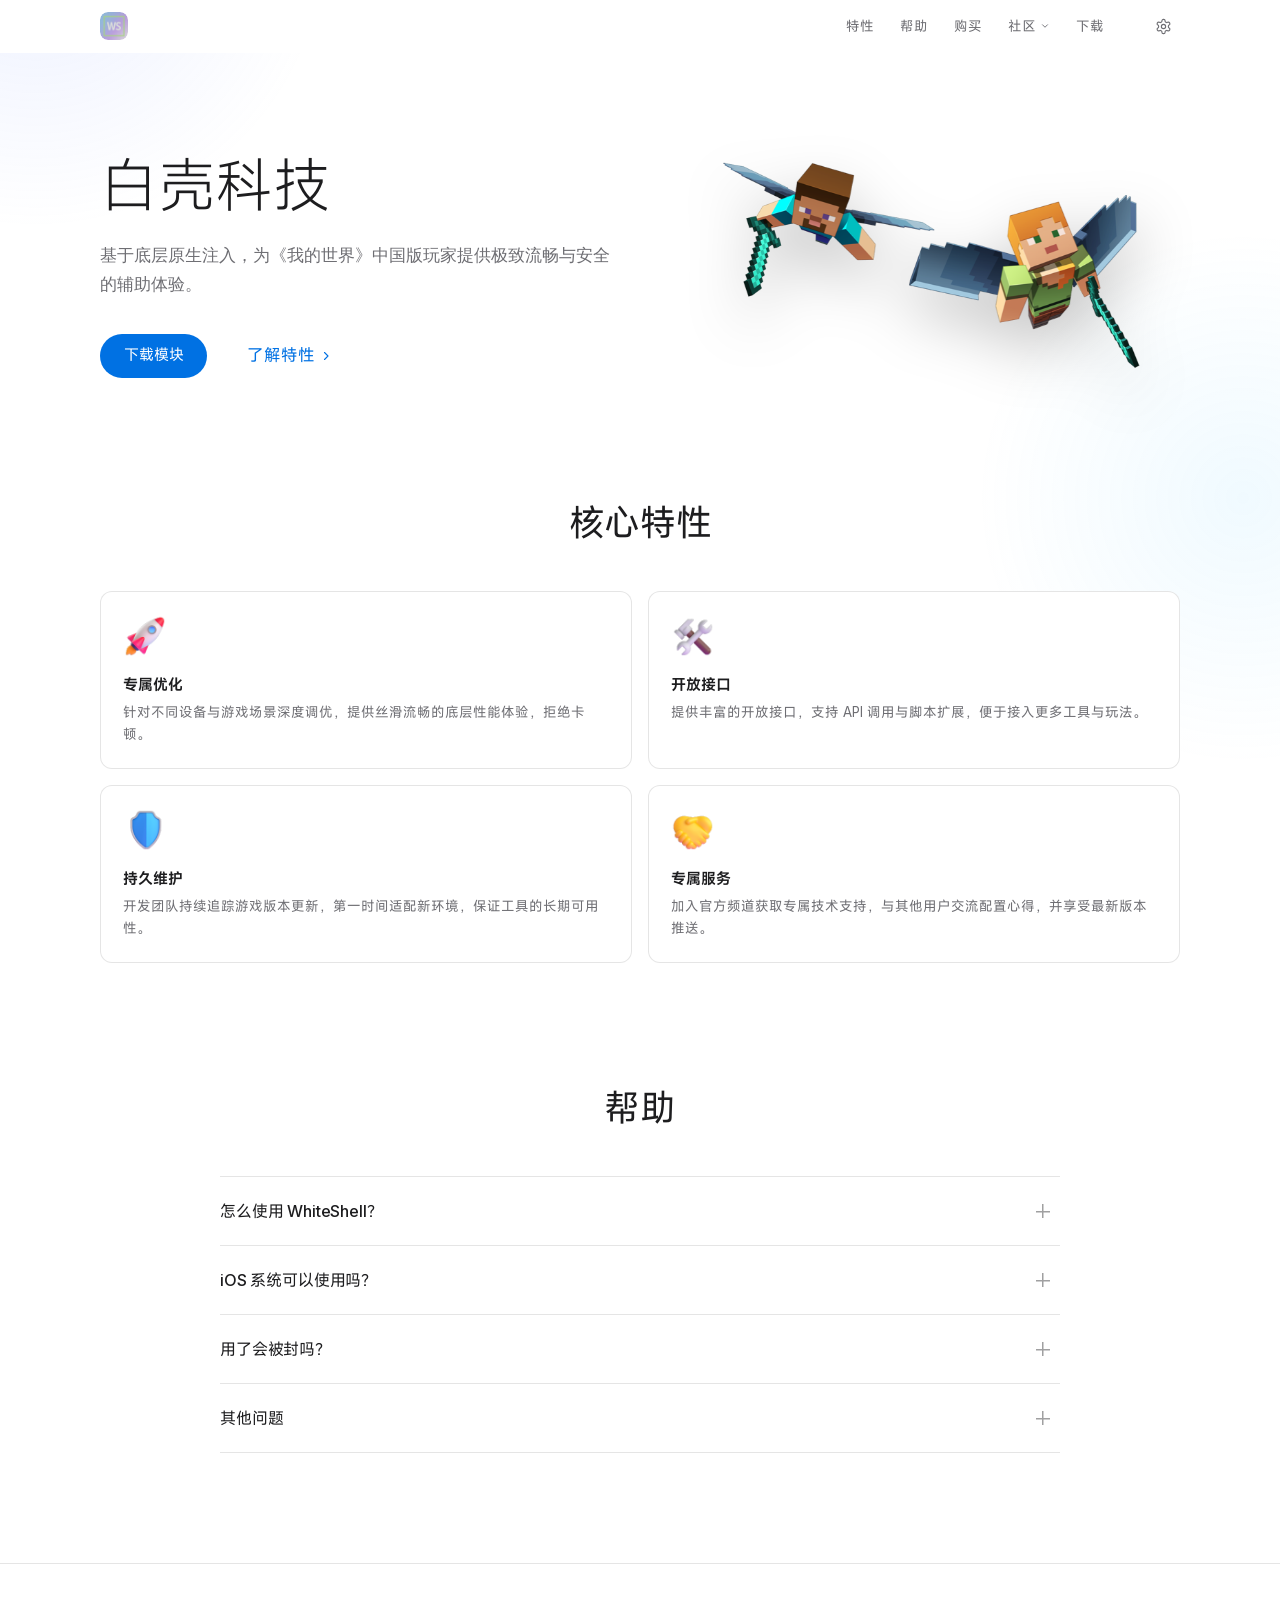
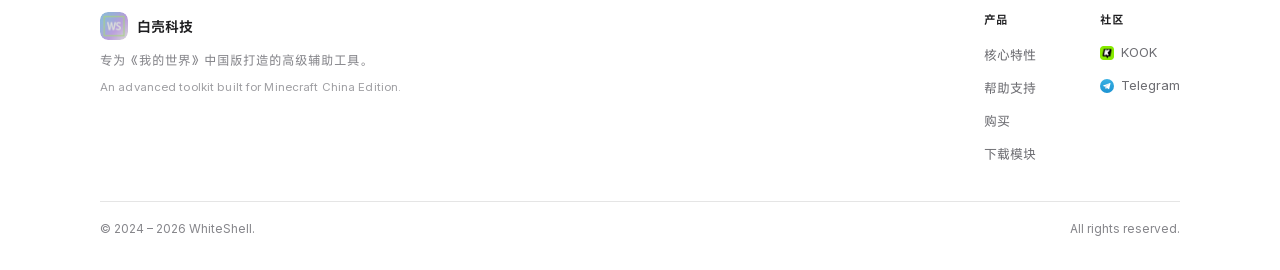
<file: index.html>
<!DOCTYPE html>
<html lang="zh-CN">
<head>
<meta charset="UTF-8">
<meta name="viewport" content="width=device-width, initial-scale=1, viewport-fit=cover">
<meta name="color-scheme" content="light dark">
<meta name="theme-color" content="#ffffff" id="themeColor">
<meta name="application-name" content="WhiteShell">
<meta name="apple-mobile-web-app-title" content="WhiteShell">
<meta name="description" content="白壳科技 · 我的世界中国版高级辅助工具">
<meta name="keywords" content="白壳科技,白壳科技官网,我的世界白壳科技,WhiteShell,白壳,我的世界中国版辅助,我的世界辅助工具,Minecraft中国版,白壳模块">
<meta name="author" content="白壳科技">
<meta name="robots" content="index, follow">
<link rel="canonical" href="https://whiteshell.pages.dev/">

<meta property="og:type" content="website">
<meta property="og:site_name" content="WhiteShell">
<meta property="og:locale" content="zh_CN">
<meta property="og:title" content="WhiteShell">
<meta property="og:description" content="白壳科技 · 我的世界中国版高级辅助工具">
<meta property="og:url" content="https://whiteshell.pages.dev/">
<meta property="og:image" content="https://whiteshell.pages.dev/assets/img/og-cover.png">
<meta property="og:image:width" content="1200">
<meta property="og:image:height" content="630">
<meta property="og:image:alt" content="白壳科技 WhiteShell">

<meta name="twitter:card" content="summary_large_image">
<meta name="twitter:title" content="WhiteShell">
<meta name="twitter:description" content="白壳科技 · 我的世界中国版高级辅助工具">
<meta name="twitter:image" content="https://whiteshell.pages.dev/assets/img/og-cover.png">
<title>WhiteShell · 官网</title>

<link rel="preload" href="assets/img/blocks/pvp.webp?v=mwnzxcy6" as="image" fetchpriority="high">
<link rel="icon" href="assets/img/favicon-32.png?v=mwnzxcy6" sizes="32x32" type="image/png">
<link rel="icon" href="assets/img/favicon.ico?v=mwnzxcy6">
<link rel="apple-touch-icon" href="assets/img/apple-touch-icon.png?v=mwnzxcy6">


<!-- 样式：变量 → 字体 → 基础 → 布局 → 组件 → 动效 → 响应式 -->
<script>
/* 字体延后加载：先用系统字体渲染，图片与布局不被十几 MB 字体阻塞 */
addEventListener('load', function () {
  var conn = navigator.connection || {};
  var slow = conn.saveData || /slow-2g|(^|-)2g$|(^|-)3g$/.test(conn.effectiveType || '');
  if (slow) return;   /* 弱网下不下载十几 MB 中文字体，直接用系统字体 */
  var link = document.createElement('link');
  link.rel = 'stylesheet';
  link.href = 'assets/css/fonts.css';
  document.head.appendChild(link);
});
</script>

<link rel="stylesheet" href="assets/css/app.css?v=mwnzxcy6">

<script>
/* 首屏防闪烁：在渲染前确定主题（与 assets/js/theme.js 配合） */
(function () {
  var root = document.documentElement;
  root.className += ' js';
  var theme = 'dark';
  try {
    var saved = localStorage.getItem('ws-t');
    if (!saved) saved = matchMedia('(prefers-color-scheme: light)').matches ? 'light' : 'dark';
    theme = saved;
  } catch (e) {}
  root.setAttribute('data-theme', theme);

  /* 浏览器工具栏 / iOS 状态栏颜色跟着主题走 */
  var themeColor = document.getElementById('themeColor');
  if (themeColor) themeColor.setAttribute('content', theme === 'dark' ? '#131315' : '#ffffff');
})();
</script>
<script type="application/ld+json">
{
  "@context": "https://schema.org",
  "@type": "SoftwareApplication",
  "name": "白壳科技 WhiteShell",
  "alternateName": ["WhiteShell", "白壳科技", "白壳科技官网", "我的世界白壳科技"],
  "applicationCategory": "GameApplication",
  "operatingSystem": "Android",
  "url": "https://whiteshell.pages.dev/",
  "image": "https://whiteshell.pages.dev/assets/img/og-cover.png",
  "description": "白壳科技 · 我的世界中国版高级辅助工具",
  "inLanguage": "zh-CN"
}
</script>
<meta name="ws-build" content="mwnzxcy6">
</head>
<body>

<div class="bg" aria-hidden="true">
  <span class="orb a"></span>
  <span class="orb b"></span>
</div>

<header class="nav" id="nav">
  <div class="nav-inner">
    <a class="brand" href="#top" aria-label="白壳科技 首页">
      <span class="mark"><img src="assets/img/logo.png?v=mwnzxcy6" alt="白壳科技"></span>
    </a>
    <nav class="nav-links">
      <a href="#features">特性</a>
      <a href="#faq">帮助</a>
      <a href="buy.html">购买</a>
      <div class="cwrap" id="cwrap">
        <button class="community-btn cbtn" type="button" aria-haspopup="true" aria-expanded="false">
          社区
          <svg viewBox="0 0 24 24"><path d="m6 9 6 6 6-6"/></svg>
        </button>
        <div class="cmenu" role="menu">
          <a class="citem" href="https://kook.vip/vp71ue" data-kook target="_blank" rel="noopener" role="menuitem"><img class="citem-icon" src="assets/img/icons/kook.png?v=mwnzxcy6" alt="" width="16" height="16" loading="lazy">KOOK</a>
          <a class="citem" href="https://t.me/baikekeji" data-tg target="_blank" rel="noopener" role="menuitem"><img class="citem-icon" src="assets/img/icons/telegram.svg?v=mwnzxcy6" alt="" width="16" height="16" loading="lazy">Telegram</a>
        </div>
      </div>
      <a href="https://gitee.com/WhiteShellTeam/client/releases/download/test/__1.0.apk" data-dl>下载</a>
    </nav>
    <div class="nav-act">
      <button class="icon" type="button" data-doc="settings" aria-label="设置"><svg viewBox="0 0 24 24"><path d="M12.22 2h-.44a2 2 0 0 0-2 2v.18a2 2 0 0 1-1 1.73l-.43.25a2 2 0 0 1-2 0l-.15-.08a2 2 0 0 0-2.73.73l-.22.38a2 2 0 0 0 .73 2.73l.15.1a2 2 0 0 1 1 1.72v.51a2 2 0 0 1-1 1.74l-.15.09a2 2 0 0 0-.73 2.73l.22.38a2 2 0 0 0 2.73.73l.15-.08a2 2 0 0 1 2 0l.43.25a2 2 0 0 1 1 1.73V20a2 2 0 0 0 2 2h.44a2 2 0 0 0 2-2v-.18a2 2 0 0 1 1-1.73l.43-.25a2 2 0 0 1 2 0l.15.08a2 2 0 0 0 2.73-.73l.22-.39a2 2 0 0 0-.73-2.73l-.15-.08a2 2 0 0 1-1-1.74v-.5a2 2 0 0 1 1-1.74l.15-.09a2 2 0 0 0 .73-2.73l-.22-.38a2 2 0 0 0-2.73-.73l-.15.08a2 2 0 0 1-2 0l-.43-.25a2 2 0 0 1-1-1.73V4a2 2 0 0 0-2-2z"/><circle cx="12" cy="12" r="3"/></svg></button>
    </div>
    <button class="menu-btn nav-menu" id="menuBtn" aria-label="菜单" aria-expanded="false">
      <span></span><span></span><span></span>
    </button>
  </div>
</header>

<div class="sheet" id="sheet">
  <div class="sheet-list">
    <a href="#features">特性</a>
    <a href="#faq">帮助</a>
    <a href="buy.html">购买</a>
    <a href="https://gitee.com/WhiteShellTeam/client/releases/download/test/__1.0.apk" data-dl>下载</a>
  </div>
  <div class="sub">
    <a href="https://kook.vip/vp71ue" data-kook target="_blank" rel="noopener">KOOK</a>
    <a href="https://t.me/baikekeji" data-tg target="_blank" rel="noopener">Telegram</a>
    <a href="#" data-doc="settings">设置</a>
  </div>

</div>

<main id="top">

  <section class="hero">
    <div class="wrap hero-grid">
      <div class="hero-text">
        <h1>白壳科技</h1>
        <p class="sub">基于底层原生注入，为《我的世界》中国版玩家提供极致流畅与安全的辅助体验。</p>
        <div class="hero-actions">
          <a class="btn-pill btn-blue" href="https://gitee.com/WhiteShellTeam/client/releases/download/test/__1.0.apk" data-dl>下载模块</a>
          <a class="link-arrow" href="#features">
            了解特性
            <svg viewBox="0 0 24 24"><path d="m9 5 7 7-7 7"/></svg>
          </a>
        </div>
      </div>

      <div class="hero-visual" id="heroVisual">
        <div class="mc-showcase" aria-hidden="true">
          <img class="pvp-art" src="assets/img/blocks/pvp.webp?v=mwnzxcy6" alt="Steve 与 Alex 持剑对战" width="720" height="300">
        </div>
      </div>

    </div>
  </section>

  <section class="section" id="features">
    <div class="wrap">
      <div class="sec-head rv"><h2>核心特性</h2></div>
      <div class="advantages rv">
        <div class="adv-card">
          <img class="adv-card-icon" src="assets/img/icons/feature-optimize.png?v=mwnzxcy6" alt="专属优化" width="44" height="44" loading="lazy">
          <h3>专属优化</h3>
          <p>针对不同设备与游戏场景深度调优，提供丝滑流畅的底层性能体验，拒绝卡顿。</p>
        </div>
        <div class="adv-card">
          <img class="adv-card-icon" src="assets/img/icons/feature-api.png?v=mwnzxcy6" alt="开放接口" width="44" height="44" loading="lazy">
          <h3>开放接口</h3>
          <p>提供丰富的开放接口，支持 API 调用与脚本扩展，便于接入更多工具与玩法。</p>
        </div>
        <div class="adv-card">
          <img class="adv-card-icon" src="assets/img/icons/feature-maintain.png?v=mwnzxcy6" alt="持久维护" width="44" height="44" loading="lazy">
          <h3>持久维护</h3>
          <p>开发团队持续追踪游戏版本更新，第一时间适配新环境，保证工具的长期可用性。</p>
        </div>
        <div class="adv-card">
          <img class="adv-card-icon" src="assets/img/icons/feature-service.png?v=mwnzxcy6" alt="专属服务" width="44" height="44" loading="lazy">
          <h3>专属服务</h3>
          <p>加入官方频道获取专属技术支持，与其他用户交流配置心得，并享受最新版本推送。</p>
        </div>
      </div>
    </div>
  </section>

  <section class="section" id="faq">
    <div class="wrap">
      <div class="sec-head rv"><h2>帮助</h2></div>
      <div class="faq rv">
        <details>
          <summary>怎么使用 WhiteShell？</summary>
          <div class="ans">白壳科技基于 Xposed 内核，配合 LSPosed 框架启用模块即可使用；其他支持 Xposed 注入的框架同样兼容。</div>
        </details>
        <details>
          <summary>iOS 系统可以使用吗？</summary>
          <div class="ans">目前仅支持安卓端，短期内没有开发 iOS 版本的计划。</div>
        </details>
        <details>
          <summary>用了会被封吗？</summary>
          <div class="ans">我们内置了多种防止封号的机制，但不保证你的账号一定不会被封；游玩前请遵守所在服务器的规则。</div>
        </details>
        <details class="faq-other">
          <summary>其他问题</summary>
        </details>
      </div>
    </div>
  </section>

</main>

<footer>
  <div class="wrap">
    <div class="foot">
      <div class="foot-brand">
        <a class="brand" href="#top" aria-label="白壳科技 首页">
          <span class="mark"><img src="assets/img/logo.png?v=mwnzxcy6" alt="白壳科技"></span>
          <span class="brand-name">白壳科技</span>
        </a>
        <p>专为《我的世界》中国版打造的高级辅助工具。</p>
        <span class="foot-en">An advanced toolkit built for Minecraft China Edition.</span>
      </div>
      <div class="foot-cols">
        <div class="foot-col">
          <h4>产品</h4>
          <ul>
            <li><a href="#features">核心特性</a></li>
            <li><a href="#faq">帮助支持</a></li>
            <li><a href="buy.html">购买</a></li>
            <li><a href="https://gitee.com/WhiteShellTeam/client/releases/download/test/__1.0.apk" data-dl>下载模块</a></li>
          </ul>
        </div>
        <div class="foot-col">
          <h4>社区</h4>
          <ul>
            <li><a href="https://kook.vip/vp71ue" data-kook target="_blank" rel="noopener"><img class="foot-icon" src="assets/img/icons/kook.png?v=mwnzxcy6" alt="" width="14" height="14" loading="lazy">KOOK</a></li>
            <li><a href="https://t.me/baikekeji" data-tg target="_blank" rel="noopener"><img class="foot-icon" src="assets/img/icons/telegram.svg?v=mwnzxcy6" alt="" width="14" height="14" loading="lazy">Telegram</a></li>
          </ul>
        </div>
      </div>
    </div>
    <div class="foot-bottom">
      <span>© 2024 – 2026 WhiteShell.</span>
      <span>All rights reserved.</span>
    </div>
  </div>
</footer>

<div class="modal" id="modal" hidden>
  <div class="modal-mask" data-close></div>
  <div class="modal-box" role="dialog" aria-modal="true" aria-labelledby="modalTitle">
    <div class="modal-head">
      <h3 id="modalTitle">详情</h3>
      <button class="icon" data-close aria-label="关闭">
        <svg viewBox="0 0 24 24"><path d="M6 6l12 12M18 6 6 18"/></svg>
      </button>
    </div>
    <div class="modal-body" id="modalBody"></div>
  </div>
</div>

<div class="log-modal" id="logModal" hidden>
  <div class="log-mask" data-log-close></div>
  <div class="log-box" role="dialog" aria-modal="true" aria-labelledby="logTitle">
    <div class="log-head">
      <h3 id="logTitle">资源加载异常</h3>
      <button class="icon" data-log-close aria-label="关闭">
        <svg viewBox="0 0 24 24"><path d="M6 6l12 12M18 6 6 18"/></svg>
      </button>
    </div>
    <div class="log-body" id="logBody"></div>
    <div class="log-foot">
      <span>共 <b id="logCount">0</b> 项加载失败</span>
      <button class="btn-pill btn-fill btn-xs" data-log-close>知道了</button>
    </div>
  </div>
</div>

<div id="toast" role="status"></div>

<!-- 脚本：core 起手，app 收尾；defer 保证按顺序在 DOM 就绪后执行 -->
<script src="assets/js/bundle-index.js?v=mwnzxcy6" defer></script>
</body>
</html>
</file>
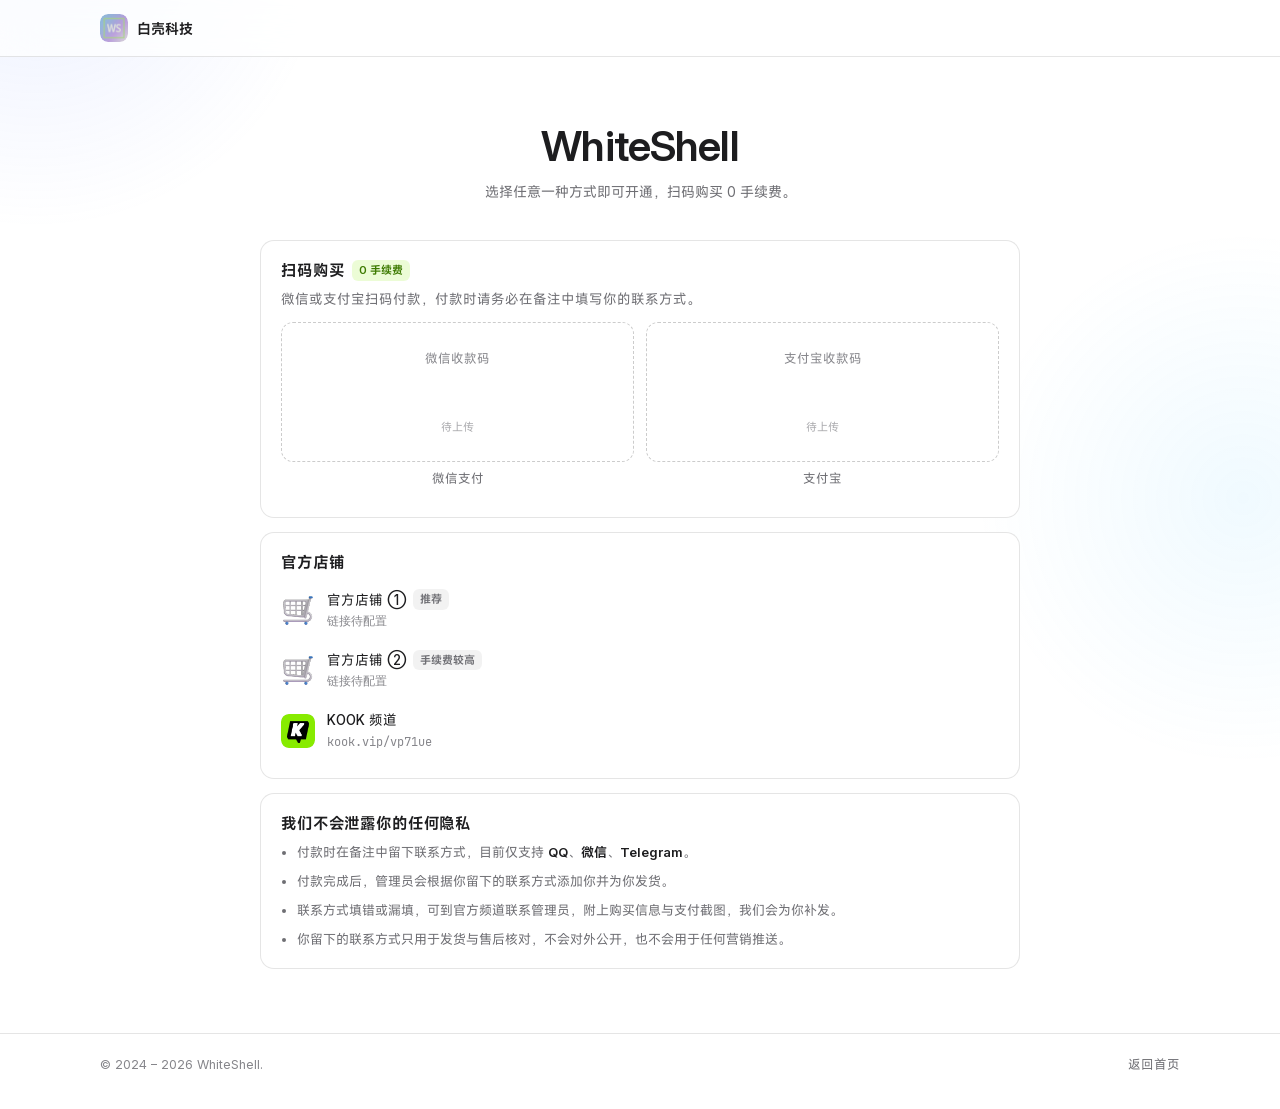
<file: buy.html>
<!DOCTYPE html>
<html lang="zh-CN">
<head>
<meta charset="UTF-8">
<meta name="viewport" content="width=device-width, initial-scale=1, viewport-fit=cover">
<meta name="color-scheme" content="light dark">
<meta name="theme-color" content="#ffffff" id="themeColor">
<meta name="application-name" content="WhiteShell">
<meta name="description" content="白壳科技 WhiteShell 购买页：扫码购买 0 手续费，或通过官方店铺下单，付款后管理员按留下的联系方式添加并发货。">
<meta name="robots" content="index, follow">
<link rel="canonical" href="https://whiteshell.pages.dev/buy.html">

<meta property="og:type" content="website">
<meta property="og:site_name" content="白壳科技">
<meta property="og:title" content="购买 · 白壳科技 WhiteShell">
<meta property="og:description" content="扫码购买 0 手续费，或通过官方店铺下单。">
<meta property="og:url" content="https://whiteshell.pages.dev/buy.html">
<meta property="og:image" content="https://whiteshell.pages.dev/assets/img/og-cover.png">

<meta name="twitter:card" content="summary_large_image">
<meta name="twitter:title" content="购买 · 白壳科技 WhiteShell">
<meta name="twitter:description" content="扫码购买 0 手续费，或通过官方店铺下单。">
<meta name="twitter:image" content="https://whiteshell.pages.dev/assets/img/og-cover.png">
<title>购买 · 白壳科技 WhiteShell</title>

<link rel="icon" href="assets/img/favicon-32.png?v=mwnzxcy6" sizes="32x32" type="image/png">
<link rel="icon" href="assets/img/favicon.ico?v=mwnzxcy6">
<link rel="apple-touch-icon" href="assets/img/apple-touch-icon.png?v=mwnzxcy6">


<script>
/* 字体延后加载：先用系统字体渲染，图片与布局不被十几 MB 字体阻塞 */
addEventListener('load', function () {
  var conn = navigator.connection || {};
  var slow = conn.saveData || /slow-2g|(^|-)2g$|(^|-)3g$/.test(conn.effectiveType || '');
  if (slow) return;   /* 弱网下不下载十几 MB 中文字体，直接用系统字体 */
  var link = document.createElement('link');
  link.rel = 'stylesheet';
  link.href = 'assets/css/fonts.css';
  document.head.appendChild(link);
});
</script>

<link rel="stylesheet" href="assets/css/app.css?v=mwnzxcy6">

<script>
(function () {
  var root = document.documentElement;
  root.className += ' js';
  var theme = 'dark';
  try {
    var saved = localStorage.getItem('ws-t');
    if (!saved) saved = matchMedia('(prefers-color-scheme: light)').matches ? 'light' : 'dark';
    theme = saved;
  } catch (e) {}
  root.setAttribute('data-theme', theme);

  /* 浏览器工具栏 / iOS 状态栏颜色跟着主题走 */
  var themeColor = document.getElementById('themeColor');
  if (themeColor) themeColor.setAttribute('content', theme === 'dark' ? '#131315' : '#ffffff');
})();
</script>
<meta name="ws-build" content="mwnzxcy6">
</head>
<body>

<div class="bg" aria-hidden="true">
  <span class="orb a"></span>
  <span class="orb b"></span>
</div>

<header class="page-nav">
  <div class="wrap page-nav-inner">
    <a class="brand" href="index.html" aria-label="返回白壳科技首页">
      <span class="mark"><img src="assets/img/logo.png?v=mwnzxcy6" alt="白壳科技"></span>
      <span class="brand-name">白壳科技</span>
    </a>
  </div>
</header>

<main class="wrap buy">
  <header class="buy-head">
    <h1>WhiteShell</h1>
    <p>选择任意一种方式即可开通，扫码购买 0 手续费。</p>
  </header>

  <section class="buy-panel">
    <div class="buy-panel-head">
      <h2>扫码购买</h2>
      <span class="buy-badge buy-badge-green">0 手续费</span>
    </div>
    <p class="buy-panel-desc">微信或支付宝扫码付款，付款时请务必在备注中填写你的联系方式。</p>
    <div class="pay-qr">
      <figure class="pay-qr-item">
        <div class="pay-qr-box">微信收款码<span>待上传</span></div>
        <figcaption>微信支付</figcaption>
      </figure>
      <figure class="pay-qr-item">
        <div class="pay-qr-box">支付宝收款码<span>待上传</span></div>
        <figcaption>支付宝</figcaption>
      </figure>
    </div>
  </section>

  <section class="buy-panel">
    <div class="buy-panel-head">
      <h2>官方店铺</h2>
    </div>
    <ul class="buy-links">
      <li class="buy-link">
        <img class="buy-link-icon" src="assets/img/icons/shop-cart.png?v=mwnzxcy6" alt="" width="34" height="34">
        <div class="buy-link-body">
          <p class="buy-link-name">官方店铺 ① <span class="buy-badge">推荐</span></p>
          <a class="buy-link-url" href="#" data-shop1 target="_blank" rel="noopener">链接待配置</a>
        </div>
      </li>
      <li class="buy-link">
        <img class="buy-link-icon" src="assets/img/icons/shop-cart.png?v=mwnzxcy6" alt="" width="34" height="34">
        <div class="buy-link-body">
          <p class="buy-link-name">官方店铺 ② <span class="buy-badge">手续费较高</span></p>
          <a class="buy-link-url" href="#" data-shop2 target="_blank" rel="noopener">链接待配置</a>
        </div>
      </li>
      <li class="buy-link">
        <img class="buy-link-icon" src="assets/img/icons/kook.png?v=mwnzxcy6" alt="" width="34" height="34">
        <div class="buy-link-body">
          <p class="buy-link-name">KOOK 频道</p>
          <a class="buy-link-url" href="https://kook.vip/vp71ue" target="_blank" rel="noopener">kook.vip/vp71ue</a>
        </div>
      </li>
    </ul>
  </section>

  <section class="buy-panel">
    <div class="buy-panel-head">
      <h2>我们不会泄露你的任何隐私</h2>
    </div>
    <ul class="buy-notes">
      <li>付款时在备注中留下联系方式，目前仅支持 <b>QQ</b>、<b>微信</b>、<b>Telegram</b>。</li>
      <li>付款完成后，管理员会根据你留下的联系方式添加你并为你发货。</li>
      <li>联系方式填错或漏填，可到官方频道联系管理员，附上购买信息与支付截图，我们会为你补发。</li>
      <li>你留下的联系方式只用于发货与售后核对，不会对外公开，也不会用于任何营销推送。</li>
    </ul>
  </section>
</main>

<footer class="page-foot">
  <div class="wrap">
    <span>© 2024 – 2026 WhiteShell.</span>
    <a href="index.html">返回首页</a>
  </div>
</footer>

<script src="assets/js/bundle-buy.js?v=mwnzxcy6" defer></script>
</body>
</html>
</file>
<file: assets/css/app.css>
/* ===== tokens.css ===== */
/* ==========================================================================
   WhiteShell · Design Tokens
   颜色 / 字体 / 圆角 / 动效曲线等全局变量，亮暗两套主题在此定义。
   ========================================================================== */
:root{
  color-scheme: light;
  --font-sans:"Inter","MiSans","PingFang SC","HarmonyOS Sans SC","Noto Sans SC","Microsoft YaHei",system-ui,sans-serif;
  --font-system:"Inter","PingFang SC","HarmonyOS Sans SC","Noto Sans SC","Microsoft YaHei",system-ui,sans-serif;
  --font-en:"Inter",system-ui,-apple-system,"Segoe UI",sans-serif;
  --mono:"JetBrains Mono",ui-monospace,SFMono-Regular,Menlo,Consolas,monospace;
  --bg:#ffffff;
  --bg2:#f5f5f7;
  --elev:#ffffff;
  --card:#f5f5f7;
  --text:#1d1d1f;
  --text2:#6e6e73;
  --text3:#86868b;
  --line:rgba(0,0,0,.1);
  --line2:rgba(0,0,0,.2);
  --fill:rgba(0,0,0,.05);
  --fill2:rgba(0,0,0,.09);
  --blue:#0071e3;
  --blue2:#0077ed;
  --nav:rgba(255,255,255,.72);
  --halo:rgba(110,150,255,.18);
  --orb1:rgba(120,150,255,.14);
  --orb2:rgba(90,200,255,.09);
  --shadow:0 44px 90px -46px rgba(0,0,0,.3);
  --ease:cubic-bezier(.16,1,.3,1);
  --max:1080px;
  --radius:12px;
  --kook-green:#87eb00;
  --kook-green-2:#79d600;
  --toast-bg:#1c1c1e;
  --toast-fg:#f5f5f7;
  --toast-line:rgba(255,255,255,.12);
}
[data-theme="dark"]{
  color-scheme: dark;
  --bg:#131315;
  --bg2:#1d1d1f;
  --elev:#1e1e20;
  --card:#1d1d1f;
  --text:#f5f5f7;
  --text2:#a1a1a6;
  --text3:#86868b;
  --line:rgba(255,255,255,.14);
  --line2:rgba(255,255,255,.28);
  --fill:rgba(255,255,255,.1);
  --fill2:rgba(255,255,255,.16);
  --blue:#0A84FF;
  --blue2:#3D9BFF;
  --nav:rgba(19,19,21,.72);
  --halo:rgba(60,120,255,.26);
  --orb1:rgba(70,110,255,.16);
  --orb2:rgba(40,170,230,.08);
  --shadow:0 44px 90px -46px rgba(0,0,0,.95);
  --kook-green:#87eb00;
  --kook-green-2:#79d600;
  --toast-bg:#2c2c2e;
  --toast-fg:#f5f5f7;
  --toast-line:rgba(255,255,255,.12);
}

/* ===== base.css ===== */
/* ==========================================================================
   WhiteShell · Base
   重置、排版基线、可访问性焦点样式与页面容器。
   ========================================================================== */
*,*::before,*::after{box-sizing:border-box;margin:0;padding:0;-webkit-tap-highlight-color:transparent}
html{-webkit-text-size-adjust:100%;scroll-behavior:smooth;scroll-padding-top:72px;touch-action:pan-x pan-y}
body{
  background:var(--bg);color:var(--text);
  font-family:var(--font-sans);
  font-size:16px;font-weight:400;line-height:1.5;overflow-x:hidden;touch-action:pan-x pan-y;
  -webkit-font-smoothing:antialiased;text-rendering:optimizeLegibility;
  -webkit-user-select:none;user-select:none;-webkit-touch-callout:none;
  transition:background-color .5s ease,color .5s ease;
}
a{color:inherit;text-decoration:none}
button{font:inherit;color:inherit;background:none;border:0;cursor:pointer}
svg{display:block}
::selection{background:rgba(0,113,227,.25)}
a:focus-visible,button:focus-visible,summary:focus-visible{outline:2px solid var(--blue);outline-offset:3px;border-radius:6px}

.wrap{width:min(var(--max),100% - 48px);margin-inline:auto}

/* ===== layout.css ===== */
/* ==========================================================================
   WhiteShell · Layout
   页面骨架：背景光晕、顶部导航、移动端抽屉、首屏、方块视觉、分区与页脚。
   ========================================================================== */
/* 背景光晕层 */
.bg{position:fixed;inset:0;z-index:-1;overflow:hidden;pointer-events:none;background:var(--bg);transition:background-color .5s ease}
.orb{position:absolute;border-radius:50%;will-change:transform}
.orb.a{width:min(86vmax,840px);height:min(86vmax,840px);left:-30vmax;top:-38vmax;background:radial-gradient(closest-side,var(--orb1),transparent 70%);animation:orb-a 50s ease-in-out infinite alternate}
.orb.b{width:min(70vmax,740px);height:min(70vmax,740px);right:-26vmax;top:10vmax;background:radial-gradient(closest-side,var(--orb2),transparent 72%);animation:orb-b 62s ease-in-out infinite alternate}

/* 顶部导航 */
/* ================= 方案一：传统专业全宽导航栏 ================= */
.nav{
  position:sticky;top:0;z-index:1000;width:100%;
  background:var(--bg);
  border-bottom:1px solid transparent;
  transition:background-color .35s ease,border-color .35s ease;
}
.nav.is-scrolled{
  background:var(--nav);
  border-bottom-color:var(--line);
  -webkit-backdrop-filter:blur(20px) saturate(180%);backdrop-filter:blur(20px) saturate(180%);
}
.nav-inner{
  display:flex;align-items:center;gap:8px;
  width:min(var(--max),100% - 48px);margin-inline:auto;
  height:52px;
}
.brand{display:flex;align-items:center;flex:none;gap:9px}
.mark{width:28px;height:28px;border-radius:8px;display:grid;place-items:center;overflow:hidden;flex:none}
.mark img{width:100%;height:100%;object-fit:contain;display:block;border-radius:8px}
.brand-name{font-size:14px;font-weight:600;letter-spacing:-.01em;white-space:nowrap;color:var(--text)}

/* 导航项：shadcn/ui NavigationMenu 触发器样式 */
.nav-links{display:flex;align-items:center;gap:6px;margin-left:auto}
.nav-links > a,.community-btn{
  display:flex;align-items:center;gap:4px;height:32px;padding:0 10px;border-radius:8px;
  font-size:13.5px;font-weight:500;color:var(--text2);white-space:nowrap;
  transition:background-color .2s ease,color .2s ease;
}
.nav-links > a:hover,.community-btn:hover{color:var(--text);background:var(--fill)}
.cwrap.open .community-btn{color:var(--text);background:var(--fill)}
.nav-act{display:flex;align-items:center;gap:14px;margin-left:24px}

/* 汉堡按钮 */
.menu-btn{display:none;position:relative;width:32px;height:32px;border-radius:50%;color:var(--text);flex:none;margin-left:auto}
.menu-btn span{position:absolute;left:9px;width:14px;height:1.5px;border-radius:2px;background:currentColor;transition:transform .45s var(--ease),opacity .25s ease}
.menu-btn span:nth-child(1){top:10.75px}
.menu-btn span:nth-child(2){top:15.25px}
.menu-btn span:nth-child(3){top:19.75px}
.menu-btn.open span:nth-child(1){transform:translateY(4.5px) rotate(45deg)}
.menu-btn.open span:nth-child(2){opacity:0;transform:scaleX(.3)}
.menu-btn.open span:nth-child(3){transform:translateY(-4.5px) rotate(-45deg)}

/* 移动端抽屉 */
/* 移动端抽屉：紧凑列表（密度参考 shadcn/ui nav / Radix NavigationMenu） */
.sheet{
  position:fixed;inset:0;z-index:900;overflow-y:auto;-webkit-overflow-scrolling:touch;overscroll-behavior:contain;
  background:var(--bg);
  padding:64px 22px 32px;
  padding:calc(64px + env(safe-area-inset-top)) 22px calc(32px + env(safe-area-inset-bottom));
  opacity:0;visibility:hidden;transition:opacity .28s ease,visibility .28s ease;
}
.sheet.open{opacity:1;visibility:visible}
.sheet-list{display:grid;gap:4px;margin-top:4px}
.sheet-list > a{
  display:flex;align-items:center;justify-content:space-between;gap:12px;
  padding:12px 12px;border-radius:12px;
  font-size:16.5px;font-weight:500;line-height:1.4;letter-spacing:-.01em;
  transition:background .2s ease,color .2s ease;
}
.sheet-list > a::after{
  content:"";width:6px;height:6px;flex:none;margin-right:4px;
  border-right:1.6px solid var(--text3);border-bottom:1.6px solid var(--text3);
  transform:rotate(-45deg);transition:transform .2s var(--ease),border-color .2s ease;
}
.sheet-list > a:hover,.sheet-list > a:active{background:var(--fill)}
.sheet-list > a:hover::after{transform:rotate(-45deg) translate(2px,2px);border-color:var(--text)}
.sheet .sub{display:flex;flex-wrap:wrap;gap:10px 22px;margin-top:22px;padding-top:20px;border-top:1px solid var(--line)}
.sheet .sub a{font-size:14px;font-weight:400;color:var(--text2);transition:color .2s}
.sheet .sub a:hover{color:var(--text)}
.sheet-foot{display:flex;align-items:center;gap:10px;margin-top:26px;font-size:14px;font-weight:400;color:var(--text2)}
.sheet-foot .icon{width:36px;height:36px;border:1px solid var(--line)}

/* 首屏 */
/* Hero */
.hero{position:relative;padding:clamp(64px,8vw,100px) 0 0}
.hero-grid{display:grid;grid-template-columns:1.04fr 1fr;gap:clamp(36px,5.5vw,68px);align-items:center}
.hero-text{max-width:560px;display:flex;flex-direction:column;align-items:flex-start}
.hero h1{
  font-size:clamp(38px,5.2vw,58px);font-weight:300;line-height:1.14;letter-spacing:-.005em;
  color:var(--text);
  animation:rise .9s var(--ease) both;
}
.hero .sub{margin-top:22px;font-family:var(--font-system);font-size:clamp(15px,1.6vw,17px);font-weight:300;line-height:1.72;color:var(--text2);animation:rise .9s var(--ease) .07s both}
.hero .sub b{color:var(--text);font-weight:500}
.hero-actions{margin-top:clamp(26px,3.4vw,34px);display:flex;align-items:center;flex-wrap:wrap;gap:clamp(22px,3.2vw,40px);animation:rise .9s var(--ease) .14s both}

/* 右侧方块视觉 */
/* ================= 右侧 MC 元素方块集群 ================= */
.hero-visual{position:relative;width:100%;max-width:520px;margin-inline:auto;overflow:visible;animation:rise 1.1s var(--ease) .2s both}
.mc-showcase{
  position:relative;width:100%;z-index:1;display:flex;flex-direction:column;align-items:center;
}
.pvp-art{
  position:relative;z-index:1;
  display:block;width:100%;max-width:100%;height:auto;
  filter:drop-shadow(0 26px 30px rgba(0,0,0,.22));
  animation:pvp-float 9s ease-in-out infinite alternate;
}
@keyframes pvp-float{
  from{transform:translateY(0)}
  to{transform:translateY(-12px)}
}

/* 内容分区 */
/* Sections */
.section{padding:clamp(72px,10vw,124px) 0 0}
.sec-head{margin-bottom:clamp(30px,4.4vw,46px);text-align:center}
.sec-head h2{font-size:clamp(26px,3.4vw,36px);font-weight:500;line-height:1.2;letter-spacing:-.01em}

/* 页脚 */
/* Footer */
footer{margin-top:clamp(64px,9vw,110px);border-top:1px solid var(--line);padding:48px 0 32px}
.foot{display:flex;flex-wrap:wrap;justify-content:space-between;gap:clamp(28px,4vw,48px)}
.foot-brand{flex:1 1 220px;min-width:0}
.foot-brand .brand{margin-bottom:10px}
.foot-brand p{font-size:12.5px;line-height:1.7;color:var(--text3);max-width:22em}
.foot-en{display:block;margin-top:6px;font-family:var(--font-en);font-size:11.5px;line-height:1.6;letter-spacing:.01em;color:var(--text3);opacity:.8}
.foot-cols{display:flex;gap:clamp(32px,5vw,72px);flex-wrap:wrap}
.foot-col h4{font-size:11.5px;font-weight:600;color:var(--text);margin-bottom:12px;letter-spacing:.04em}
.foot-col ul{list-style:none;display:grid;gap:9px}
.foot-col a,.foot-col button{display:inline-flex;align-items:center;gap:7px;font-size:13px;font-weight:400;color:var(--text2);transition:color .2s;text-align:left}
.foot-icon{width:14px;height:14px;border-radius:3px;flex:none;object-fit:cover}
.foot-col a:hover,.foot-col button:hover{color:var(--text)}
.foot-bottom{margin-top:36px;padding-top:18px;border-top:1px solid var(--line);display:flex;justify-content:space-between;gap:16px;flex-wrap:wrap;font-size:12px;font-weight:400;color:var(--text3)}

/* ===== components.css ===== */
/* ==========================================================================
   WhiteShell · Components
   可复用组件：按钮、图标按钮、下拉菜单、特性卡片、FAQ、结尾 CTA、弹窗与提示条。
   ========================================================================== */
/* 按钮 */
.btn-pill{display:inline-flex;align-items:center;justify-content:center;gap:7px;height:44px;padding:0 24px;border-radius:980px;font-size:15px;font-weight:500;letter-spacing:-.01em;white-space:nowrap}
.btn-pill svg{width:15px;height:15px;stroke:currentColor;fill:none;stroke-width:1.9;stroke-linecap:round;stroke-linejoin:round}
.btn-blue{background:var(--blue);color:#fff}
.btn-blue:hover{background:var(--blue2)}
.btn-fill{background:var(--fill);color:var(--text)}
.btn-fill:hover{background:var(--fill2)}
.link-arrow{display:inline-flex;align-items:center;gap:5px;color:var(--blue);font-size:16.5px;font-weight:500;letter-spacing:-.01em}
.link-arrow svg{width:12px;height:12px;stroke:currentColor;fill:none;stroke-width:2.2;stroke-linecap:round;stroke-linejoin:round}
.icon{width:34px;height:34px;border-radius:9px;display:grid;place-items:center;flex:none;color:var(--text2)}
.icon:hover{color:var(--text);background:var(--fill)}
.icon svg{width:17px;height:17px;stroke:currentColor;fill:none;stroke-width:1.6;stroke-linecap:round;stroke-linejoin:round}

/* 导航栏小按钮 */
.nav-act .btn-pill{height:32px;padding:0 16px;font-size:13px}
.nav-act .btn-pill svg{width:13px;height:13px}

/* 下拉菜单 */
/* Dropdown */
.cwrap{position:relative;display:flex;align-items:center;height:52px}
.cbtn{display:flex;align-items:center;gap:4px}
.cbtn svg{width:10px;height:10px;flex:none;stroke:currentColor;fill:none;stroke-width:2.2;stroke-linecap:round;stroke-linejoin:round;transition:transform .3s var(--ease)}
.cwrap.open .cbtn{color:var(--text)}
.cwrap.open .cbtn svg{transform:rotate(180deg)}
.cmenu{position:absolute;top:calc(100% - 8px);left:50%;min-width:210px;padding:6px;border:1px solid var(--line);border-radius:14px;background:var(--bg);box-shadow:0 20px 40px -10px rgba(0,0,0,.15);-webkit-backdrop-filter:blur(20px);backdrop-filter:blur(20px);opacity:0;visibility:hidden;pointer-events:none;transform:translateX(-50%) translateY(-8px) scale(.96);transform-origin:top center;transition:all .2s var(--ease);z-index:10}
.cmenu::before{content:"";position:absolute;top:-5px;left:50%;transform:translateX(-50%) rotate(45deg);width:10px;height:10px;background:var(--bg);border-left:1px solid var(--line);border-top:1px solid var(--line);border-radius:2px 0 0 0}
.cwrap.open .cmenu{opacity:1;visibility:visible;pointer-events:auto;transform:translateX(-50%) translateY(0) scale(1)}
.citem{display:flex;align-items:center;gap:10px;padding:9px 12px;border-radius:8px;font-size:13px;font-weight:500;color:var(--text2)}
.citem:hover{background:var(--bg2);color:var(--text)}
.citem-icon{width:16px;height:16px;flex:none;display:block;object-fit:contain;border-radius:4px}

/* 特性卡片 */
/* ================= shadcn/ui: 经典极简卡片 ================= */
.advantages{display:grid;grid-template-columns:repeat(2,1fr);gap:16px}
.adv-card{
  background:var(--bg);
  border:1px solid var(--line);
  border-radius:var(--radius);
  padding:22px;
  transition:border-color .25s ease;
  display:flex;flex-direction:column;
}
.adv-card:hover{border-color:var(--line2)}
.adv-card-icon{display:block;width:44px;height:44px;object-fit:contain;margin-bottom:16px}

.adv-card h3{font-size:15px;font-weight:600;letter-spacing:-.011em;margin-bottom:6px}
.adv-card p{font-size:13.5px;font-weight:400;line-height:1.62;color:var(--text2)}

/* FAQ */
/* FAQ */
.faq{max-width:840px;margin-inline:auto;border-top:1px solid var(--line)}
.faq details{border-bottom:1px solid var(--line)}
.faq summary{list-style:none;position:relative;cursor:pointer;padding:22px 36px 22px 0;font-size:16px;font-weight:500;letter-spacing:-.01em;transition:color .2s}
.faq summary::-webkit-details-marker{display:none}
.faq summary:hover{color:var(--blue)}
.faq summary::before{
  content:"";position:absolute;right:10px;top:50%;width:14px;height:14px;margin-top:-7px;
  background:
    linear-gradient(currentColor,currentColor) center/14px 1.5px no-repeat,
    linear-gradient(currentColor,currentColor) center/1.5px 14px no-repeat;
  opacity:.42;
}
.faq details[open] summary::before{
  background:linear-gradient(currentColor,currentColor) center/14px 1.5px no-repeat;
  opacity:.75;
}
.faq .ans{padding:0 40px 24px 0;font-size:14.5px;font-weight:400;line-height:1.7;color:var(--text2)}
.faq .ans a{color:var(--blue)}
.faq .ans a:hover{text-decoration:underline}

/* 弹窗 */
/* Modals —— shadcn/ui Dialog 规格 */
.modal{position:fixed;inset:0;z-index:2000;display:grid;place-items:center;padding:16px}
.modal[hidden]{display:none}
.modal-mask{position:absolute;inset:0;background:rgba(0,0,0,.4);-webkit-backdrop-filter:blur(8px);backdrop-filter:blur(8px)}
.modal-box{
  position:relative;width:min(440px,100%);max-height:min(90vh,760px);
  overflow:auto;overscroll-behavior:contain;
  background:var(--elev);border:1px solid var(--line);border-radius:12px;
  box-shadow:0 24px 64px -24px rgba(0,0,0,.45);
  animation:pop .18s var(--ease);
}
.modal-head{
  position:sticky;top:0;z-index:2;
  display:flex;align-items:center;justify-content:space-between;gap:12px;
  padding:16px 18px 0;background:var(--elev);
}
.modal-head h3{font-size:15.5px;font-weight:600;letter-spacing:-.01em;line-height:1.4}
.modal-head .icon{width:28px;height:28px;border-radius:6px;background:none;color:var(--text3)}
.modal-head .icon:hover{background:var(--fill);color:var(--text)}
.modal-head .icon svg{width:14px;height:14px}
.modal-body{padding:10px 18px 18px;font-size:13.5px;line-height:1.7;color:var(--text2)}
.modal-body h4{margin:16px 0 4px;font-size:13.5px;font-weight:600;color:var(--text)}
.modal-body h4:first-child{margin-top:0}
.modal-body p{margin:0 0 8px}
.modal-body ul{margin:0 0 8px;padding-left:1.15em}
.modal-body li{margin-bottom:4px}
.modal-cta{margin-top:16px}
.modal-body .modal-cta .btn-pill{display:flex;width:100%;height:38px;padding:0 16px;border-radius:8px;font-size:13.5px;font-weight:500}

/* 无标题弹窗（KOOK widget）：内容直接铺满 */
.modal.is-bare .modal-box{width:min(380px,100%)}
.modal.is-bare .modal-head{
  position:absolute;top:0;left:0;right:0;z-index:3;height:0;padding:0;
  justify-content:flex-end;background:none;pointer-events:none;
}
.modal.is-bare .modal-head h3{display:none}
.modal.is-bare .modal-head .icon{
  position:absolute;top:10px;right:10px;pointer-events:auto;
  background:rgba(0,0,0,.45);color:#fff;
}
.modal.is-bare .modal-head .icon:hover{background:rgba(0,0,0,.65);color:#fff}
.modal.is-bare .modal-body{padding:0}

/* 资源异常弹窗：同一套语言 */
.log-modal{position:fixed;inset:0;z-index:2500;display:grid;place-items:center;padding:16px}
.log-modal[hidden]{display:none}
.log-mask{position:absolute;inset:0;background:rgba(0,0,0,.4);-webkit-backdrop-filter:blur(8px);backdrop-filter:blur(8px)}
.log-box{
  position:relative;width:min(440px,100%);max-height:min(90vh,760px);
  display:flex;flex-direction:column;
  background:var(--elev);border:1px solid var(--line);border-radius:12px;
  box-shadow:0 24px 64px -24px rgba(0,0,0,.45);
  animation:pop .18s var(--ease);
}
.log-head{display:flex;align-items:center;justify-content:space-between;gap:12px;padding:16px 18px 8px}
.log-head h3{font-size:15.5px;font-weight:600;letter-spacing:-.01em;display:flex;align-items:center;gap:8px}
.log-head h3::before{content:"";width:8px;height:8px;border-radius:50%;background:#ff453a;flex:none}
.log-head .icon{width:28px;height:28px;border-radius:6px;background:none;color:var(--text3)}
.log-head .icon:hover{background:var(--fill);color:var(--text)}
.log-body{padding:0 18px 4px;overflow:auto;display:grid;gap:6px;font-size:12.5px;line-height:1.5}
.log-item{display:grid;gap:2px;padding:9px 11px;border-radius:8px;background:var(--bg2)}
.log-type{display:inline-block;width:fit-content;font-size:11px;font-weight:600;letter-spacing:.02em;padding:1px 7px;border-radius:6px;background:rgba(255,69,58,.12);color:#ff453a;margin-bottom:3px}
.log-name{color:var(--text);font-weight:500;font-size:12.5px;word-break:break-all}
.log-url{color:var(--text3);font-size:11px;word-break:break-all;font-family:var(--mono)}
.log-foot{display:flex;align-items:center;justify-content:space-between;gap:12px;padding:12px 18px 16px;font-size:12px;color:var(--text2)}
.log-foot b{color:var(--text);font-weight:600}
.log-foot .btn-pill{height:34px;padding:0 14px;border-radius:8px;font-size:13px;font-weight:500}

/* KOOK 引流浮层 */
.kook-card{
  position:fixed;left:20px;bottom:calc(20px + env(safe-area-inset-bottom));z-index:2800;
  width:min(344px,calc(100vw - 32px));padding:14px;
  border-radius:12px;background:var(--elev);border:1px solid var(--line);
  box-shadow:0 18px 44px -26px rgba(0,0,0,.5);
  opacity:0;transform:translateY(26px) scale(.94);pointer-events:none;
  transition:opacity .26s ease,transform .52s cubic-bezier(.34,1.45,.5,1);
}
.kook-card.show{opacity:1;transform:none;pointer-events:auto}
.kook-head{display:flex;align-items:flex-start;gap:10px}
.kook-icon{width:40px;height:40px;border-radius:10px;object-fit:cover;flex:none;background:var(--fill)}
.kook-text{flex:1;min-width:0}
.kook-title{font-size:13.5px;font-weight:600;line-height:1.4;color:var(--text)}
.kook-meta{margin-top:2px;font-size:12px;line-height:1.4;color:var(--text3);white-space:nowrap;overflow:hidden;text-overflow:ellipsis}
.kook-close{flex:none;width:24px;height:24px;border-radius:6px;display:grid;place-items:center;color:var(--text3)}
.kook-close:hover{color:var(--text);background:var(--fill)}
.kook-close svg{width:12px;height:12px;stroke:currentColor;fill:none;stroke-width:2;stroke-linecap:round}
.kook-actions{display:flex;align-items:center;justify-content:space-between;gap:10px;margin-top:12px}
.kook-view{padding:0;border:0;background:none;cursor:pointer;font-size:12.5px;font-weight:500;color:var(--text2)}
.kook-view:hover{color:var(--text)}
.kook-join{
  flex:none;display:inline-flex;align-items:center;justify-content:center;
  height:32px;padding:0 14px;border-radius:8px;
  background:var(--kook-green);color:#0d1400;font-size:13px;font-weight:600;
}
.kook-join:hover{background:var(--kook-green-2)}
/* 浮层出现时把提示条抬高，避免重叠 */
body.kook-open #toast{bottom:calc(92px + env(safe-area-inset-bottom))}

/* Toast —— Sonner 规格 */
#toast{
  position:fixed;left:50%;bottom:calc(24px + env(safe-area-inset-bottom));z-index:3000;
  width:max-content;max-width:min(360px,calc(100vw - 32px));
  padding:12px 14px;border-radius:10px;
  background:var(--toast-bg);color:var(--toast-fg);
  border:1px solid var(--toast-line);
  box-shadow:0 12px 32px -18px rgba(0,0,0,.55);
  font-size:13px;line-height:1.5;text-align:left;
  opacity:0;transform:translate(-50%,8px);pointer-events:none;
  transition:opacity .16s ease,transform .18s var(--ease);
}
#toast.show{opacity:1;transform:translate(-50%,0)}

/* KOOK 弹窗按钮（品牌绿） */
.kook-join-btn,
.modal-body .modal-cta .kook-join-btn{
  background:var(--kook-green);color:#0d1400;
}
.kook-join-btn:hover,
.modal-body .modal-cta .kook-join-btn:hover{background:var(--kook-green-2)}

/* 在线玩家弹窗 */
.kook-dialog-lead{margin:0 0 10px;font-size:12.5px;color:var(--text3)}
.kook-embed{display:block;background:var(--bg)}
.kook-embed iframe{display:block;width:100%;height:500px;max-width:100%;border:0;border-radius:0}
.kook-dialog-foot{padding:12px 14px 14px;background:var(--elev)}
.kook-dialog-foot .btn-pill{display:flex;width:100%;height:42px;border-radius:8px;font-size:14px;font-weight:500}

/* 购买弹窗：支付二维码 */
.pay-qr{display:flex;gap:12px;margin:12px 0 10px}
.pay-qr-item{flex:1;min-width:0;text-align:center;margin:0}
.pay-qr-box{
  display:grid;place-items:center;height:118px;
  border:1px dashed var(--line2);border-radius:12px;
  font-size:12px;color:var(--text3);
}
.pay-qr-item figcaption{margin-top:7px;font-size:12px;color:var(--text2)}
.pay-note{font-size:12px;line-height:1.6;color:var(--text3)}

/* 设置弹窗：开关 */
.setting-row{display:flex;align-items:center;justify-content:space-between;gap:16px;padding:6px 0 2px}
.setting-name{margin:0;font-size:14px;font-weight:500;color:var(--text)}
.setting-desc{margin:4px 0 0;font-size:12.5px;line-height:1.5;color:var(--text3)}
.switch{
  position:relative;flex:none;width:46px;height:26px;padding:0;border:0;
  border-radius:999px;background:var(--fill2);cursor:pointer;
  transition:background-color .2s ease;
}
.switch::after{
  content:"";position:absolute;top:3px;left:3px;width:20px;height:20px;border-radius:50%;
  background:#fff;box-shadow:0 1px 3px rgba(0,0,0,.25);
  transition:transform .22s var(--ease);
}
.switch.is-on,
[data-theme="dark"] .switch{background:var(--blue)}
.switch.is-on::after,
[data-theme="dark"] .switch::after{transform:translateX(20px)}

/* ===== motion.css ===== */
/* ==========================================================================
   WhiteShell · Motion
   关键帧动画与滚动入场效果；遵循 prefers-reduced-motion。
   ========================================================================== */
@keyframes orb-a{from{transform:translate3d(0,0,0) scale(1)}to{transform:translate3d(4vw,5vh,0) scale(1.1)}}
@keyframes orb-b{from{transform:translate3d(0,0,0) scale(1.05)}to{transform:translate3d(-4vw,6vh,0) scale(.92)}}
@keyframes rise{from{opacity:0;transform:translateY(20px)}to{opacity:1;transform:none}}
@keyframes float {
  0% { transform: translateY(0) rotate(0deg); }
  100% { transform: translateY(-20px) rotate(6deg); }
}
.js .rv{opacity:0;transform:translateY(26px);transition:opacity .9s var(--ease),transform .9s var(--ease)}
.js .rv.in{opacity:1;transform:none}
@keyframes pop{from{opacity:0;transform:translateY(10px) scale(.98)}to{opacity:1;transform:none}}
@keyframes sheet-up{from{transform:translateY(28px);opacity:.7}to{transform:none;opacity:1}}

/* ===== responsive.css ===== */
/* ==========================================================================
   WhiteShell · Responsive
   断点适配（1000 / 900 / 860 / 700 / 560）与无障碍降级。
   ========================================================================== */
@media (max-width:1000px){.advantages{grid-template-columns:1fr}}
@media (max-width:900px){
  .hero-grid{grid-template-columns:1fr;gap:40px}
  .hero{text-align:center;padding-top:60px}
  .hero-text{max-width:100%;margin-inline:auto;align-items:center}
  .hero h1{font-size:clamp(32px,8.4vw,44px)}
  .hero-actions{justify-content:center}
  .hero-visual{max-width:460px;margin-inline:auto}
}
@media (max-width:860px){.nav-links{display:none}.nav-act{display:none}.menu-btn{display:grid}}
@media (max-width:700px){
  .wrap{width:calc(100% - 40px)}
  .hero-actions{gap:16px}
  .nav-inner{width:calc(100% - 32px)}
  footer{margin-top:56px;padding:30px 0 24px}
  .foot{flex-direction:column;gap:22px}
  .foot-brand{flex:0 0 auto}
  .foot-brand .brand{margin-bottom:8px}
  .foot-brand p{max-width:none}
  .foot-cols{display:grid;grid-template-columns:1fr 1fr;gap:20px}
  .foot-bottom{margin-top:20px;padding-top:14px}
}
@media (max-width:560px){
  .kook-card{left:16px;right:16px;width:auto;bottom:calc(16px + env(safe-area-inset-bottom));padding:11px 12px;gap:10px}
  .kook-title{font-size:13px}
  .kook-join{height:30px;padding:0 12px;font-size:12.5px}
  .faq summary{font-size:15.5px}
  .faq .ans{padding-right:14px;font-size:14px}
  .modal,.log-modal{place-items:end center;padding:0}
  .modal-box,.log-box{width:100%;max-height:92vh;border-radius:22px 22px 0 0;animation:sheet-up .32s var(--ease)}
  .modal.is-bare .modal-box{width:100%;border-radius:22px 22px 0 0}
  .kook-embed iframe{height:auto;aspect-ratio:35/50;max-height:62vh}
  .modal-box{padding-bottom:env(safe-area-inset-bottom)}
  .modal-box::before{content:"";display:block;width:36px;height:4px;margin:8px auto 0;border-radius:99px;background:var(--line2)}
}

@media (prefers-reduced-motion:reduce){
  html{scroll-behavior:auto}
  .orb,.hero h1,.hero .sub,.hero-actions,.hero-visual,.pvp-art{animation:none}
  .js .rv{opacity:1;transform:none;transition:none}
  .modal-box,.log-box{animation:none}
}

/* ===== pages.css ===== */
/* ==========================================================================
   WhiteShell · Pages
   独立页面（当前只有 404）的专用样式。
   ========================================================================== */

.error-page{
  min-height:100vh;
  display:grid;
  place-items:center;
  text-align:center;
  padding:80px 24px;
}
.error-page .code{
  font-family:var(--font-en);
  font-size:clamp(64px,14vw,120px);
  font-weight:700;
  letter-spacing:-.04em;
  line-height:1;
}
.error-page p{margin-top:16px;font-size:15px;color:var(--text2)}
.error-page .btn-pill{margin-top:28px}

/* ==========================================================================
   购买页
   ========================================================================== */
.page-nav{
  position:sticky;top:0;z-index:100;
  background:var(--nav);
  -webkit-backdrop-filter:blur(20px) saturate(180%);backdrop-filter:blur(20px) saturate(180%);
  border-bottom:1px solid var(--line);
}
.page-nav-inner{display:flex;align-items:center;height:56px}

.buy{padding:clamp(36px,6vw,64px) 0 0;max-width:760px}
.buy-head{text-align:center;margin-bottom:clamp(24px,4vw,36px)}
.buy-head h1{font-family:var(--font-en);font-size:clamp(30px,4.4vw,42px);font-weight:600;letter-spacing:-.02em;line-height:1.2}
.buy-head p{margin-top:10px;font-size:14px;line-height:1.6;color:var(--text2)}

.buy-panel{
  border:1px solid var(--line);border-radius:14px;background:var(--elev);
  padding:18px 20px;margin-bottom:14px;
}
.buy-panel-head{display:flex;align-items:center;gap:8px;margin-bottom:6px}
.buy-panel h2{font-size:15.5px;font-weight:600;letter-spacing:-.01em}
.buy-panel-desc{font-size:13.5px;line-height:1.66;color:var(--text2);margin-bottom:12px}
.buy-badge{font-size:11px;font-weight:600;padding:2px 7px;border-radius:6px;background:var(--fill);color:var(--text2)}
.buy-badge-green{background:rgba(135,235,0,.16);color:#3d7a00}

.pay-qr{display:flex;gap:12px;margin-top:12px}
.pay-qr-item{flex:1;min-width:0;text-align:center;margin:0}
.pay-qr-box{
  display:grid;place-items:center;height:140px;
  border:1px dashed var(--line2);border-radius:12px;
  font-size:12.5px;line-height:1.7;color:var(--text3);
}
.pay-qr-box span{display:block;font-size:11px;opacity:.7}
.pay-qr-item figcaption{margin-top:8px;font-size:12.5px;color:var(--text2)}

.buy-links{list-style:none;margin:2px -8px 0;padding:0;display:grid;gap:2px}
.buy-link{display:flex;align-items:center;gap:12px;padding:9px 8px;border-radius:10px}
.buy-link:hover{background:var(--fill)}
.buy-link-icon{width:34px;height:34px;border-radius:8px;flex:none;object-fit:contain}
.buy-link-body{flex:1;min-width:0}
.buy-link-name{margin:0;display:flex;align-items:center;gap:6px;font-size:13.5px;font-weight:500;color:var(--text)}
.buy-link-url{display:block;margin-top:2px;font-size:12px;color:var(--text3);font-family:var(--mono);white-space:nowrap;overflow:hidden;text-overflow:ellipsis}
.buy-link-url:hover{color:var(--blue)}

.buy-notes{margin:0;padding-left:1.2em;display:grid;gap:7px;font-size:13px;line-height:1.7;color:var(--text2)}
.buy-notes b{color:var(--text);font-weight:600}

.page-foot{margin-top:clamp(40px,7vw,64px);border-top:1px solid var(--line);padding:22px 0 34px;font-size:12.5px;color:var(--text3)}
.page-foot .wrap{display:flex;justify-content:space-between;gap:16px;flex-wrap:wrap}
.page-foot a{color:var(--text2)}
.page-foot a:hover{color:var(--text)}

@media (max-width:700px){
  .buy{padding-top:32px}
  .buy-panel{padding:16px}
  .page-foot .wrap{justify-content:center;text-align:center}
}
</file>
